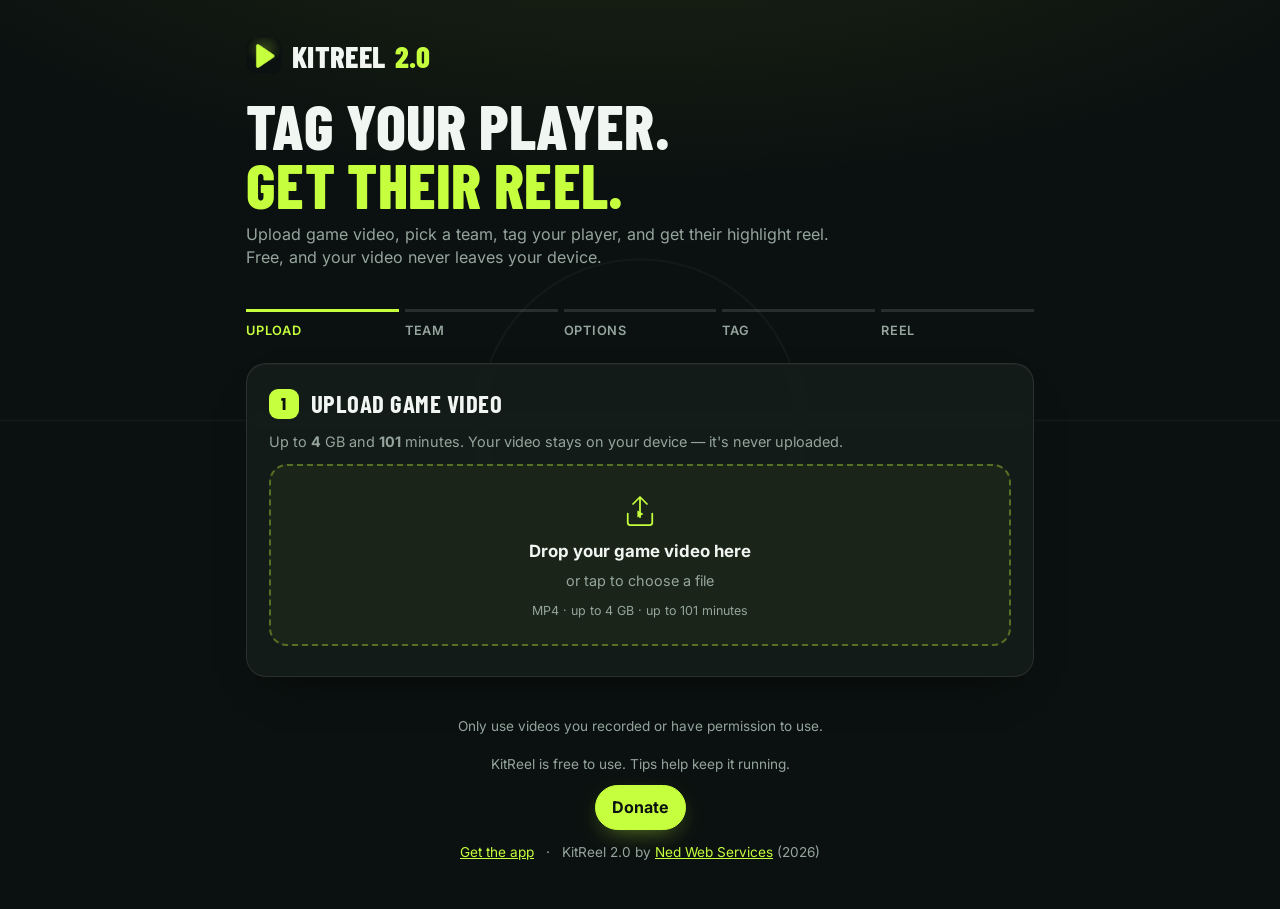
<file: index.html>
<!doctype html>
<html lang="en">
<head>
  <meta charset="utf-8" />
  <meta name="viewport" content="width=device-width, initial-scale=1, viewport-fit=cover" />
  <title>KitReel 2.0 – Free Soccer Player Highlight Reels</title>
  <meta name="description" content="Turn a soccer game video into a highlight reel of one player. Pick the team, tag your player, download the reel. Free, no sign-up, and your video never leaves your device." />
  <link rel="canonical" href="https://kitreel.nedwebservices.com/" />
  <meta property="og:type" content="website" />
  <meta property="og:site_name" content="KitReel 2.0" />
  <meta property="og:title" content="KitReel 2.0 – Tag your player. Get their reel." />
  <meta property="og:description" content="KitReel 2.0 turns a soccer game video into a highlight reel of one player. Pick the team, tag your player, download the reel. Free, no sign-up, and your video never leaves your device." />
  <meta property="og:url" content="https://kitreel.nedwebservices.com/" />
  <meta property="og:image" content="https://kitreel.nedwebservices.com/og-image-tag.png?v=4" />
  <meta property="og:image:width" content="1200" />
  <meta property="og:image:height" content="630" />
  <meta property="og:image:alt" content="KitReel 2.0: Tag your player. Get their reel. A phone shows player number 10 highlighted in a lime box, with the KitReel 2.0 logo" />
  <meta name="twitter:card" content="summary_large_image" />
  <meta name="twitter:title" content="KitReel 2.0 – Tag your player. Get their reel." />
  <meta name="twitter:description" content="KitReel 2.0 turns a soccer game video into a highlight reel of one player. Pick the team, tag your player, download the reel. Free, no sign-up, and your video never leaves your device." />
  <meta name="twitter:image" content="https://kitreel.nedwebservices.com/og-image-tag.png?v=4" />
  <meta name="theme-color" content="#0b1110" />
  <script async src="https://nedtraffic.replit.app/api/tracker.js" data-site="e013e81e-7692-495f-856e-81c981d48801"></script>
  <link rel="icon" href="/favicon.svg?v=3" type="image/svg+xml" />
  <link rel="icon" href="/favicon-32.png?v=3" sizes="32x32" type="image/png" />
  <link rel="apple-touch-icon" href="/apple-touch-icon.png?v=3" />
  <link rel="manifest" href="/site.webmanifest?v=3" />
  <!-- Bump ?v on both asset tags whenever app.js or style.css changes. -->
  <link rel="stylesheet" href="/style.css?v=8" />
  <link rel="preload" href="/fonts/barlow-condensed-latin-800-normal.woff2" as="font" type="font/woff2" crossorigin />
  <link rel="stylesheet" href="/theme.css?v=8" />
</head>
<body>
  <header>
    <div class="header-inner">
      <div class="brand">
        <h1><img class="brand-mark" src="/brand-mark.png?v=1" width="40" height="40" alt="" />KitReel <span class="ver">2.0</span></h1>
        <p class="headline">Tag your player. <span>Get their reel.</span></p>
        <p>Upload game video, pick a team, tag your player, and get their highlight reel. Free, and your video never leaves your device.</p>
      </div>
      <div class="install-wrap" id="install-wrap" hidden>
        <button type="button" class="install-app" id="install-app">
          <svg viewBox="0 0 24 24" width="16" height="16" aria-hidden="true"><path d="M12 3v12m0 0-5-5m5 5 5-5M5 20h14" fill="none" stroke="currentColor" stroke-width="2.4" stroke-linecap="round" stroke-linejoin="round"/></svg>
          Install<span class="lbl-long">&nbsp;app</span>
        </button>
        <button type="button" class="install-hide" id="install-hide" aria-label="Hide for 7 days" title="Hide for 7 days">×</button>
      </div>
    </div>
    <div class="install-tip" id="install-tip" role="note" hidden>
      <p><strong>Add KitReel 2.0 to your Home Screen:</strong> tap the Share button <svg viewBox="0 0 24 24" width="17" height="17" aria-label="Share"><path d="M12 15V3m0 0-4 4m4-4 4 4M7 10H5v11h14V10h-2" fill="none" stroke="currentColor" stroke-width="2" stroke-linecap="round" stroke-linejoin="round"/></svg>, then choose <strong>Add to Home Screen</strong>.</p>
      <button type="button" id="install-tip-close" aria-label="Close">×</button>
    </div>
    <section class="how-it-works" aria-labelledby="how-title">
      <h2 id="how-title" class="visually-hidden">How it works</h2>
      <ol class="stepper" id="stepper">
        <li data-step="step-video"><span class="how-number">1</span><span>Upload</span></li>
        <li data-step="step-player"><span class="how-number">2</span><span>Team</span></li>
        <li data-step="step-options"><span class="how-number">3</span><span>Options</span></li>
        <li data-step="step-review"><span class="how-number">4</span><span>Tag</span></li>
        <li data-step="step-reel"><span class="how-number">5</span><span>Reel</span></li>
      </ol>
    </section>
  </header>

  <main>
    <!-- Step 1 -->
    <section class="card" id="step-video">
      <div class="device-tip" id="device-tip" role="note" hidden>
        <p>Tip: KitReel works best on a computer with Chrome or Edge. Choose videos up to 4 GB and 101 minutes on a computer (phones: 500 MB and 20 minutes). If you use a phone, keep this tab open and your screen on while it runs.</p>
        <button type="button" id="dismiss-device-tip" aria-label="Dismiss tip">×</button>
      </div>
      <h2><span class="num">1</span> Upload game video</h2>
      <p class="hint">Up to <b id="lim-mb">4</b> <span id="lim-unit">GB</span> and <b id="lim-min">101</b> minutes. Your video stays on your device — it's never uploaded.</p>
      <input type="file" id="file" accept="video/*" class="visually-hidden" aria-label="Upload game video file" />
      <label for="file" id="drop-zone" class="drop-zone" role="button" tabindex="0" aria-controls="file" aria-label="Upload game video">
        <svg class="drop-icon" viewBox="0 0 48 48" aria-hidden="true" focusable="false">
          <path d="M24 31V8m0 0-8 8m8-8 8 8M10 27v10a3 3 0 0 0 3 3h22a3 3 0 0 0 3-3V27" />
          <path d="M21 23.5v8l7-4-7-4Z" class="drop-play" />
        </svg>
        <span id="drop-title" class="drop-title">Drop your game video here</span>
        <span id="drop-subtitle" class="drop-subtitle">or tap to choose a file</span>
        <span id="drop-limits" class="drop-limits">MP4 · up to 4 GB · up to 101 minutes</span>
      </label>
      <button type="button" id="change-video" class="change-video" hidden>Choose a different video</button>
      <p class="error" id="file-error"></p>
      <video id="preview" controls playsinline hidden></video>
      <p class="hint" id="video-info"></p>
      <p class="hint" id="detector-status" role="status" aria-live="polite" hidden></p>
    </section>

    <!-- Step 2 -->
    <section class="card" id="step-player" hidden>
      <h2><span class="num">2</span> Pick the team</h2>
      <div class="row">
        <button id="find-teams" class="secondary">Find team colors</button>
        <span class="hint">or click a jersey in the video above</span>
      </div>
      <div id="teams" class="chips"></div>
      <p class="hint goalie-hint" id="goalie-hint" hidden>🧤 Goalies wear their own color. Pause the video above and click the goalie's jersey to grab it.</p>
      <div class="grid">
        <label>Position <span class="opt">(optional)</span>
          <select id="position">
            <option value="">Not sure / any</option>
            <optgroup label="Goal">
              <option value="goalie">Goalie</option>
            </optgroup>
            <optgroup label="Defense">
              <option value="centerback">Center back</option>
              <option value="fullback">Full back (left or right back)</option>
              <option value="wingback">Wing back</option>
              <option value="defender">Defender (any)</option>
            </optgroup>
            <optgroup label="Midfield">
              <option value="dmid">Defensive midfielder</option>
              <option value="cmid">Center midfielder</option>
              <option value="amid">Attacking midfielder</option>
              <option value="widemid">Wide midfielder (left or right)</option>
              <option value="midfielder">Midfielder (any)</option>
            </optgroup>
            <optgroup label="Attack">
              <option value="winger">Winger</option>
              <option value="striker">Striker / center forward</option>
            </optgroup>
          </select>
        </label>
        <label><span id="kit-color-label">Shirt color</span>
          <input type="color" id="kit-color" value="#d62828" />
        </label>
        <label>Player's number <span class="opt">(optional reminder)</span>
          <input type="number" id="kit-number" min="0" max="999" placeholder="10" />
        </label>
      </div>
    </section>

    <!-- Step 3 -->
    <section class="card" id="step-options" hidden>
      <h2><span class="num">3</span> Reel options</h2>
      <div class="grid">
        <label>Aspect ratio
          <select id="aspect">
            <option value="16:9">16:9 – YouTube / TV</option>
            <option value="9:16">9:16 – Reels / TikTok / Shorts</option>
            <option value="1:1">1:1 – Square</option>
            <option value="4:5">4:5 – Instagram feed</option>
          </select>
        </label>
        <label>Max reel length
          <select id="max-len">
            <option value="60">1 minute</option>
            <option value="120">2 minutes</option>
            <option value="180" selected>3 minutes</option>
            <option value="300" data-computer-only>5 minutes</option>
            <option value="480" data-computer-only>8 minutes</option>
            <option value="600" data-computer-only>10 minutes</option>
          </select>
        </label>
        <label>Check the video every
          <select id="interval">
            <option value="2">2 seconds (more moments)</option>
            <option value="3" selected>3 seconds</option>
            <option value="5">5 seconds (faster)</option>
          </select>
        </label>
      </div>
      <fieldset class="extras">
        <legend>Reel extras</legend>
        <label class="inline check"><input type="checkbox" id="fx-spotlight" checked /> Spotlight my player at the start of each clip</label>
        <label class="inline check"><input type="checkbox" id="fx-title" checked /> Title card at the start</label>
        <div class="grid" id="fx-title-fields">
          <label>Player name <span class="opt">(optional)</span>
            <input type="text" id="fx-name" maxlength="40" placeholder="e.g. Maya Johnson" autocomplete="off" />
          </label>
          <label>Team <span class="opt">(optional)</span>
            <input type="text" id="fx-team" maxlength="40" placeholder="e.g. SA Strikers U12" autocomplete="off" />
          </label>
          <label>Game date
            <input type="date" id="fx-date" />
          </label>
        </div>
        <label class="inline check"><input type="checkbox" id="fx-end" checked /> "Made with KitReel 2.0" card at the end</label>
        <p class="hint">The title card uses the player's number from step 2 if you added one.</p>
      </fieldset>
      <div class="row">
        <button id="scan" class="primary" disabled>Find players</button>
        <span id="team-hint" class="hint">Choose your player's team color first.</span>
      </div>
      <p id="scan-estimate" class="hint"></p>
      <p class="error" id="scan-error"></p>
    </section>

    <!-- Progress -->
    <section class="card" id="progress-card" hidden>
      <h2 id="progress-title">Working…</h2>
      <progress id="progress" max="100" value="0"></progress>
      <p class="hint">Keep this tab open and your screen on.</p>
      <p class="hint" id="progress-text"></p>
      <p class="hint" id="resume-notice" role="status" hidden></p>
    </section>

    <!-- Step 4 -->
    <section class="card" id="step-review" hidden>
      <h2><span class="num">4</span> Tag your player</h2>
      <p class="hint" id="review-help">In each moment, tag your player. Skip moments they're not in. Tap again to undo.</p>
      <div class="review-bar">
        <span id="pick-count">0 picked</span>
        <label class="inline">Show
          <select id="sort">
            <option value="time">In time order</option>
            <option value="match" disabled>Best matches first</option>
            <option value="best">Best moments first</option>
          </select>
        </label>
        <button id="auto-pick" class="secondary" disabled>Follow my player</button>
        <label class="inline action-toggle"><input type="checkbox" id="action-only" checked /> Only keep my player in action</label>
        <label class="inline action-toggle"><input type="checkbox" id="refind" checked /> Find my player in the rest of the game</label>
        <label class="inline" id="closeness-wrap">How close to the ball
          <select id="closeness">
            <option value="tight">Tight</option>
            <option value="normal" selected>Normal</option>
            <option value="loose">Loose</option>
          </select>
        </label>
        <button id="clear-auto" class="ghost" hidden>Clear auto-picks</button>
      </div>
      <p id="auto-hint" class="hint">Tap your player once in each play you want, then click Follow my player. KitReel follows until it loses them, the camera cuts, or the video ends, and keeps the moments they're on or near the ball.</p>
      <p id="crowd-status" class="hint" role="status" hidden></p>
      <p id="auto-result" class="hint" role="status" hidden></p>
      <p class="error" id="review-error"></p>
      <div id="moments" class="moments"></div>
      <div class="row center">
        <button id="more" class="secondary" hidden>Show more moments</button>
      </div>
      <div id="refind-panel" class="refind-panel" hidden>
        <h3>Is this your player?</h3>
        <p class="hint">KitReel found players who look like yours but isn't sure. Each "yes" follows them from there and helps it find more.</p>
        <div class="refind-refs-wrap"><span class="hint">Your player:</span><div id="refind-refs" class="refind-refs"></div></div>
        <div id="refind-list" class="refind-list"></div>
        <p class="hint" id="refind-more"></p>
      </div>
      <div id="clip-panel" class="clip-panel" hidden>
        <h3>Your clips</h3>
        <p class="hint">Play each clip, trim it a second at a time, or remove it before making your reel.</p>
        <video id="clip-preview" playsinline controls hidden></video>
        <ol id="clip-list" class="clip-list"></ol>
      </div>
      <div class="sticky-build">
        <button id="build" class="primary" disabled>Make my reel</button>
        <span class="hint" id="build-hint">Pick at least one moment.</span>
      </div>
    </section>

    <!-- Step 5 -->
    <section class="card" id="step-reel" hidden>
      <h2><span class="num">5</span> Your reel</h2>
      <video id="reel" controls playsinline></video>
      <p class="hint" id="reel-info"></p>
      <p class="hint" id="spot-info" role="status" hidden></p>
      <div class="row">
        <a id="download" class="button primary" download="highlight-reel.mp4">Download</a>
        <button id="share" class="secondary" hidden>Share</button>
        <button id="clear" class="ghost">Clear everything</button>
      </div>
      <p class="hint" id="share-info"></p>
      <div id="clip-downloads-wrap" class="clip-downloads-wrap" hidden>
        <h3>Download clips one by one</h3>
        <p class="hint">Great for posting a single goal, save or tackle.</p>
        <div id="clip-downloads" class="clip-downloads"></div>
      </div>
      <div class="tip-box">
        <p><b>Enjoy your reel?</b> KitReel is free with no sign-up. A small tip helps keep it running.</p>
        <a class="button primary" href="https://www.nedairfilters.com/product/tipsanddonations/61" target="_blank" rel="noopener noreferrer">Leave a tip</a>
      </div>
    </section>
  </main>

  <footer>
    <p class="footer-note">Only use videos you recorded or have permission to use.</p>
    <div class="footer-donation">
      <p>KitReel is free to use. Tips help keep it running.</p>
      <a class="button primary donate-button" href="https://www.nedairfilters.com/product/tipsanddonations/61" target="_blank" rel="noopener noreferrer">Donate</a>
    </div>
    <p class="site-credit">
      <a href="/app/">Get the app</a> ·
      <span>KitReel 2.0 by <a href="https://www.nedwebservices.com" target="_blank" rel="noopener noreferrer">Ned Web Services</a> (2026)</span>
    </p>
    <div data-ned-ads></div>
    <script async src="https://ads.nedwebservices.com/widget.js"></script>
  </footer>

  <!-- Bump ?v on both asset tags whenever app.js or style.css changes. -->
  <script type="module" src="/app.js?v=20"></script>
  <script src="/theme.js?v=1" defer></script>
  <script src="/install.js?v=2" defer></script>
</body>
</html>
</file>
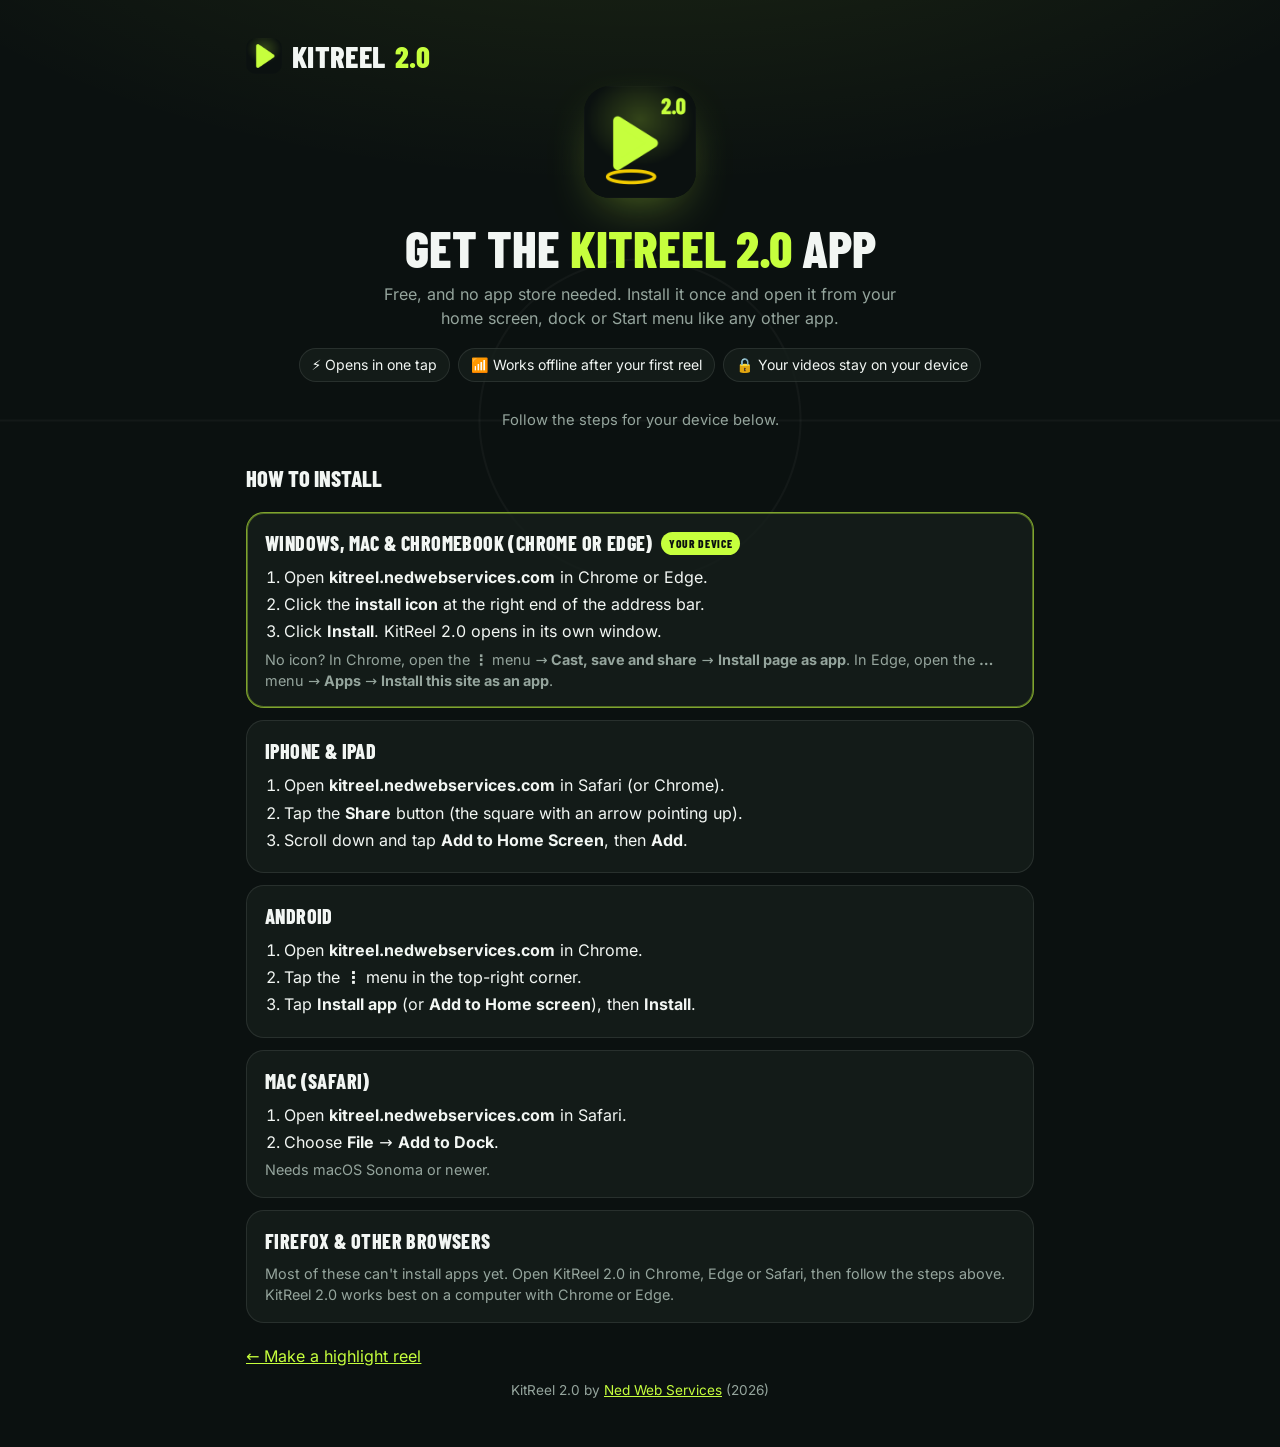
<file: app/index.html>
<!doctype html>
<html lang="en">
<head>
  <meta charset="utf-8" />
  <meta name="viewport" content="width=device-width, initial-scale=1, viewport-fit=cover" />
  <title>Get the KitReel 2.0 App – Free, No App Store Needed</title>
  <meta name="description" content="Install KitReel 2.0 on your phone or computer for free. It opens from your home screen like any app and works offline after your first reel. No app store needed." />
  <link rel="canonical" href="https://kitreel.nedwebservices.com/app/" />
  <meta property="og:type" content="website" />
  <meta property="og:site_name" content="KitReel 2.0" />
  <meta property="og:title" content="Get the KitReel 2.0 app" />
  <meta property="og:description" content="Free soccer player highlight reels, right from your home screen. No app store needed." />
  <meta property="og:url" content="https://kitreel.nedwebservices.com/app/" />
  <meta property="og:image" content="https://kitreel.nedwebservices.com/og-image-tag.png?v=4" />
  <meta property="og:image:width" content="1200" />
  <meta property="og:image:height" content="630" />
  <meta name="twitter:card" content="summary_large_image" />
  <meta name="twitter:image" content="https://kitreel.nedwebservices.com/og-image-tag.png?v=4" />
  <meta name="theme-color" content="#0b1110" />
  <script async src="https://nedtraffic.replit.app/api/tracker.js" data-site="e013e81e-7692-495f-856e-81c981d48801"></script>
  <link rel="icon" href="/favicon.svg?v=3" type="image/svg+xml" />
  <link rel="icon" href="/favicon-32.png?v=3" sizes="32x32" type="image/png" />
  <link rel="apple-touch-icon" href="/apple-touch-icon.png?v=3" />
  <link rel="manifest" href="/site.webmanifest?v=3" />
  <link rel="stylesheet" href="/style.css?v=8" />
  <link rel="stylesheet" href="/theme.css?v=8" />
  <style>
    .app-hero { text-align: center; padding: 8px 0 6px; }
    .app-icon { width: 112px; height: 112px; border-radius: 26px; box-shadow: 0 18px 50px -18px rgba(198,255,61,.45); }
    .app-hero h2 { font-family: var(--display); font-weight: 800; text-transform: uppercase; font-size: clamp(2.2rem, 7vw, 3.2rem); line-height: 1; margin: 18px 0 10px; }
    .app-hero h2 span { color: var(--accent); }
    .app-hero p { color: var(--muted); max-width: 32em; margin: 0 auto; }
    .perks { list-style: none; padding: 0; margin: 18px auto 0; display: flex; flex-wrap: wrap; justify-content: center; gap: 8px; }
    .perks li { border: 1px solid var(--line); border-radius: 999px; padding: 6px 12px; font-size: .88rem; color: var(--text); background: var(--card); }
    .app-action { text-align: center; margin: 22px 0 6px; }
    .app-action .install-app { font-size: 1.05rem; padding: 14px 26px; background: var(--accent); color: var(--accent-ink); border-color: var(--accent); }
    .app-action .install-app:hover { background: var(--accent); filter: brightness(1.05); }
    .app-note { text-align: center; color: var(--muted); margin: 10px 0 0; font-size: .92rem; }
    .app-note[hidden] { display: none; }
    .ways { display: grid; gap: 12px; margin-top: 18px; }
    .way { background: var(--card); border: 1px solid var(--line); border-radius: 18px; padding: 16px 18px; }
    .way.mine { border-color: color-mix(in srgb, var(--accent) 60%, transparent); box-shadow: 0 0 0 1px color-mix(in srgb, var(--accent) 35%, transparent) inset; }
    .way h3 { margin: 0 0 8px; font-family: var(--display); font-weight: 800; text-transform: uppercase; letter-spacing: .02em; font-size: 1.25rem; display: flex; align-items: center; gap: 8px; flex-wrap: wrap; }
    .way .yours { font-family: inherit; font-size: .72rem; letter-spacing: .06em; background: var(--accent); color: var(--accent-ink); border-radius: 999px; padding: 3px 8px; }
    .way ol { margin: 0; padding-left: 1.2em; color: var(--text); }
    .way li { margin: 4px 0; }
    .way p { margin: 6px 0 0; color: var(--muted); font-size: .9rem; }
    .back { display: inline-block; margin-top: 22px; }
    .ways-title { font-family: var(--display); font-weight: 800; text-transform: uppercase; font-size: 1.4rem; margin: 30px 0 0; }
  </style>
</head>
<body data-app-page>
  <header>
    <div class="header-inner">
      <div class="brand">
        <h1><a href="/" style="color:inherit;text-decoration:none;display:flex;align-items:center;gap:10px"><img class="brand-mark" src="/brand-mark.png?v=1" width="40" height="40" alt="" />KitReel <span class="ver">2.0</span></a></h1>
      </div>
    </div>
  </header>

  <main>
    <section class="app-hero">
      <img class="app-icon" src="/icon-512.png?v=3" width="112" height="112" alt="KitReel 2.0 app icon" />
      <h2>Get the <span>KitReel 2.0</span> app</h2>
      <p>Free, and no app store needed. Install it once and open it from your home screen, dock or Start menu like any other app.</p>
      <ul class="perks">
        <li>⚡ Opens in one tap</li>
        <li>📶 Works offline after your first reel</li>
        <li>🔒 Your videos stay on your device</li>
      </ul>
    </section>

    <div class="app-action">
      <button type="button" class="install-app" id="install-app" hidden>
        <svg viewBox="0 0 24 24" width="18" height="18" aria-hidden="true"><path d="M12 3v12m0 0-5-5m5 5 5-5M5 20h14" fill="none" stroke="currentColor" stroke-width="2.4" stroke-linecap="round" stroke-linejoin="round"/></svg>
        Install KitReel 2.0
      </button>
      <p class="app-note" id="note-installed" hidden>✅ KitReel 2.0 is installed. Open it from your home screen, dock or Start menu.</p>
      <p class="app-note" id="note-steps" hidden>Follow the steps for your device below.</p>
    </div>

    <h2 class="ways-title" id="ways-title">How to install</h2>
    <div class="ways" id="ways">
      <section class="way" data-device="ios">
        <h3>iPhone &amp; iPad</h3>
        <ol>
          <li>Open <strong>kitreel.nedwebservices.com</strong> in Safari (or Chrome).</li>
          <li>Tap the <strong>Share</strong> button (the square with an arrow pointing up).</li>
          <li>Scroll down and tap <strong>Add to Home Screen</strong>, then <strong>Add</strong>.</li>
        </ol>
      </section>
      <section class="way" data-device="android">
        <h3>Android</h3>
        <ol>
          <li>Open <strong>kitreel.nedwebservices.com</strong> in Chrome.</li>
          <li>Tap the <strong>⋮</strong> menu in the top-right corner.</li>
          <li>Tap <strong>Install app</strong> (or <strong>Add to Home screen</strong>), then <strong>Install</strong>.</li>
        </ol>
      </section>
      <section class="way" data-device="desktop">
        <h3>Windows, Mac &amp; Chromebook (Chrome or Edge)</h3>
        <ol>
          <li>Open <strong>kitreel.nedwebservices.com</strong> in Chrome or Edge.</li>
          <li>Click the <strong>install icon</strong> at the right end of the address bar.</li>
          <li>Click <strong>Install</strong>. KitReel 2.0 opens in its own window.</li>
        </ol>
        <p>No icon? In Chrome, open the <strong>⋮</strong> menu → <strong>Cast, save and share</strong> → <strong>Install page as app</strong>. In Edge, open the <strong>…</strong> menu → <strong>Apps</strong> → <strong>Install this site as an app</strong>.</p>
      </section>
      <section class="way" data-device="mac-safari">
        <h3>Mac (Safari)</h3>
        <ol>
          <li>Open <strong>kitreel.nedwebservices.com</strong> in Safari.</li>
          <li>Choose <strong>File</strong> → <strong>Add to Dock</strong>.</li>
        </ol>
        <p>Needs macOS Sonoma or newer.</p>
      </section>
      <section class="way" data-device="other">
        <h3>Firefox &amp; other browsers</h3>
        <p style="margin-top:0">Most of these can't install apps yet. Open KitReel 2.0 in Chrome, Edge or Safari, then follow the steps above. KitReel 2.0 works best on a computer with Chrome or Edge.</p>
      </section>
    </div>

    <a class="back" href="/">← Make a highlight reel</a>
  </main>

  <footer>
    <p class="site-credit">
      <span>KitReel 2.0 by <a href="https://www.nedwebservices.com" target="_blank" rel="noopener noreferrer">Ned Web Services</a> (2026)</span>
    </p>
    <div data-ned-ads></div>
    <script async src="https://ads.nedwebservices.com/widget.js"></script>
  </footer>

  <script>
    // Put the visitor's own device first and mark it.
    (function () {
      var ua = navigator.userAgent;
      var ios = /iPhone|iPad|iPod/.test(ua) || (navigator.platform === "MacIntel" && navigator.maxTouchPoints > 1);
      var device = ios ? "ios"
        : /Android/.test(ua) ? (/Firefox/.test(ua) ? "other" : "android")
        : /Firefox/.test(ua) ? "other"
        : /Edg\/|Chrome\/|CriOS|CrOS/.test(ua) ? "desktop"
        : /Macintosh/.test(ua) && /Safari\//.test(ua) ? "mac-safari"
        : "other";
      var ways = document.getElementById("ways");
      var mine = ways.querySelector('[data-device="' + device + '"]');
      if (mine) {
        mine.classList.add("mine");
        mine.querySelector("h3").insertAdjacentHTML("beforeend", '<span class="yours">Your device</span>');
        ways.insertBefore(mine, ways.firstChild);
      }
      var installed = window.matchMedia("(display-mode: standalone)").matches || navigator.standalone === true;
      document.getElementById("note-installed").hidden = !installed;
      document.getElementById("note-steps").hidden = installed;
      document.addEventListener("kitreel-install", function (e) {
        // One-tap install is available: no need for the "follow the steps" note.
        document.getElementById("note-steps").hidden = e.detail.installed || e.detail.canPrompt;
        document.getElementById("note-installed").hidden = !e.detail.installed;
      });
    })();
  </script>
  <script src="/install.js?v=2" defer></script>
</body>
</html>
</file>
<file: style.css>
:root {
  --bg: #0f1a14;
  --card: #17251d;
  --line: #2a3d31;
  --text: #eef5ef;
  --muted: #9db3a3;
  --accent: #3ddc84;
  --accent-ink: #062611;
  --error: #ff7a7a;
}
* { box-sizing: border-box; }
body {
  margin: 0; font-family: system-ui, -apple-system, Segoe UI, Roboto, sans-serif;
  background: var(--bg); color: var(--text); line-height: 1.45;
}
header, main, footer { max-width: 820px; margin: 0 auto; padding: 0 16px; }
header { padding-top: 28px; }
.header-inner { display: flex; align-items: flex-start; justify-content: space-between; gap: 16px; }
.brand { min-width: 0; }
header h1 { margin: 0; font-size: 2rem; letter-spacing: -0.02em; }
header p { margin: 4px 0 18px; color: var(--muted); }
.donate-button { flex-shrink: 0; margin-top: 2px; }
header .how-it-works { margin: 0 0 18px; }
header .how-it-works h2 { margin: 0 0 10px; font-size: 0.82rem; font-weight: 650; letter-spacing: 0.08em; text-transform: uppercase; color: var(--muted); }
header .how-it-works ol { display: grid; grid-template-columns: repeat(4, minmax(0, 1fr)); gap: 12px; list-style: none; padding: 0; margin: 0; }
header .how-it-works li { min-width: 0; display: flex; align-items: center; gap: 9px; font-size: 0.9rem; }
.how-number { width: 28px; height: 28px; flex: 0 0 28px; display: grid; place-items: center; border-radius: 50%; background: var(--accent); color: var(--accent-ink); font-weight: 750; }
footer p { color: var(--muted); font-size: 0.85rem; padding: 24px 0 0; }
footer .site-credit { padding: 0 0 32px; text-align: center; display: flex; flex-wrap: wrap; justify-content: center; align-items: baseline; gap: 6px 12px; }
.footer-stats { color: var(--muted); font-size: 0.7rem; font-family: ui-monospace, monospace; white-space: nowrap; }
.footer-donation { text-align: center; padding-top: 5px; }
.footer-donation p { padding: 0; margin: 0 0 10px; }
.footer-donation .donate-button { margin: 0; }

.card {
  background: var(--card); border: 1px solid var(--line); border-radius: 14px;
  padding: 18px; margin-bottom: 16px;
}
.card h2 { margin: 0 0 10px; font-size: 1.1rem; display: flex; align-items: center; gap: 10px; }
.num {
  display: inline-grid; place-items: center; width: 26px; height: 26px; border-radius: 50%;
  background: var(--accent); color: var(--accent-ink); font-size: 0.9rem; font-weight: 700;
}
.device-tip {
  display: flex; align-items: flex-start; gap: 8px; margin: 0 0 14px; padding: 10px 8px 10px 12px;
  border: 1px solid var(--line); border-radius: 10px; background: color-mix(in srgb, var(--accent) 7%, var(--card));
}
.device-tip p { flex: 1; margin: 0; color: var(--muted); font-size: 0.85rem; }
.device-tip button { flex: 0 0 44px; padding: 0; border: 0; background: transparent; color: var(--muted); font-size: 1.4rem; line-height: 1; }
.device-tip button:hover { color: var(--text); }
.device-tip[hidden] { display: none; }
.hint { color: var(--muted); font-size: 0.9rem; margin: 6px 0; }
.error { color: var(--error); margin: 6px 0; min-height: 0; }
.error:empty { display: none; }

video { width: 100%; max-height: 440px; background: #000; border-radius: 10px; margin-top: 10px; }
#preview { cursor: crosshair; }

.row { display: flex; flex-wrap: wrap; gap: 10px; align-items: center; margin: 10px 0; }
.grid { display: grid; grid-template-columns: repeat(auto-fit, minmax(170px, 1fr)); gap: 12px; margin: 12px 0; }
.grid .wide { grid-column: span 2; }
@media (max-width: 480px) { .grid .wide { grid-column: span 1; } }
label { display: flex; flex-direction: column; gap: 4px; font-size: 0.9rem; color: var(--muted); }
input, select {
  font: inherit; color: var(--text); background: #0d1611; border: 1px solid var(--line);
  border-radius: 8px; padding: 9px 10px;
}
input[type="color"] { padding: 2px; height: 42px; width: 100%; }
.visually-hidden {
  position: absolute; width: 1px; height: 1px; padding: 0; margin: -1px; overflow: hidden;
  clip: rect(0, 0, 0, 0); white-space: nowrap; border: 0;
}
.drop-zone {
  min-height: 180px; margin: 12px 0 8px; padding: 24px 18px; border: 2px dashed var(--line);
  border-radius: 12px; display: flex; flex-direction: column; align-items: center; justify-content: center;
  gap: 7px; text-align: center; color: var(--text); cursor: pointer; transition: border-color 160ms ease, background-color 160ms ease;
}
.drop-zone:focus-visible, #file:focus-visible + .drop-zone { outline: 3px solid var(--accent); outline-offset: 3px; border-color: var(--accent); }
.drop-zone.is-dragover { border-color: var(--accent); background: color-mix(in srgb, var(--accent) 9%, var(--card)); }
.drop-zone[aria-disabled="true"] { cursor: wait; opacity: 0.72; }
.drop-icon { width: 42px; height: 42px; fill: none; stroke: var(--accent); stroke-width: 2; stroke-linecap: round; stroke-linejoin: round; }
.drop-icon .drop-play { fill: var(--accent); stroke: none; }
.drop-title { max-width: 100%; font-size: 1.05rem; font-weight: 650; overflow-wrap: anywhere; }
.drop-subtitle { color: var(--muted); font-size: 0.9rem; }
.drop-limits { margin-top: 3px; color: var(--muted); font-size: 0.78rem; }
.change-video { padding: 3px 0; border: 0; border-radius: 0; background: transparent; color: var(--accent); font-size: 0.88rem; font-weight: 550; text-decoration: underline; text-underline-offset: 3px; }
.change-video:hover { color: var(--text); }
.change-video:focus-visible { outline: 2px solid var(--accent); outline-offset: 3px; }
.change-video[hidden] { display: none; }

button, .button {
  min-width: 44px; min-height: 44px;
  font: inherit; font-weight: 600; border-radius: 9px; padding: 10px 16px; cursor: pointer;
  border: 1px solid var(--line); text-decoration: none; display: inline-block;
}
.primary { background: var(--accent); color: var(--accent-ink); border-color: var(--accent); }
.secondary { background: transparent; color: var(--text); }
.ghost { background: transparent; color: var(--muted); border-color: transparent; }
button:disabled { opacity: 0.5; cursor: wait; }

.chips { display: flex; flex-wrap: wrap; gap: 8px; }
.chip {
  display: flex; align-items: center; gap: 8px; background: #0d1611; color: var(--text);
  border: 1px solid var(--line); border-radius: 999px; padding: 6px 12px; font-weight: 500;
}
.chip.selected { border-color: var(--accent); box-shadow: 0 0 0 1px var(--accent) inset; }
.swatch { width: 16px; height: 16px; border-radius: 50%; border: 1px solid #fff4; }

progress { width: 100%; height: 12px; accent-color: var(--accent); }

.clips { display: grid; grid-template-columns: repeat(auto-fill, minmax(170px, 1fr)); gap: 10px; margin: 12px 0; }
.clip { background: #0d1611; border: 1px solid var(--line); border-radius: 10px; overflow: hidden; }
.clip img { width: 100%; display: block; aspect-ratio: 16/9; object-fit: cover; }
.clip .meta { display: flex; justify-content: space-between; align-items: center; padding: 6px 8px; font-size: 0.85rem; }
.clip.off { opacity: 0.4; }
.clip input { width: 18px; height: 18px; }

a { color: var(--accent); word-break: break-all; }

.opt { font-size: 0.8rem; opacity: 0.8; }
.center { justify-content: center; }
.inline { flex-direction: row; align-items: center; gap: 8px; }
.review-bar { display: flex; justify-content: space-between; align-items: center; flex-wrap: wrap; gap: 10px; margin: 10px 0; }
#pick-count { font-weight: 600; }
.moments { display: flex; flex-direction: column; gap: 10px; }
.moment { background: #0d1611; border: 1px solid var(--line); border-radius: 10px; padding: 8px; display: flex; gap: 10px; align-items: stretch; }
.moment.picked { border-color: var(--accent); }
.moment .frame { width: 150px; flex-shrink: 0; display: flex; flex-direction: column; gap: 4px; font-size: 0.8rem; color: var(--muted); }
.moment .frame img { width: 100%; border-radius: 6px; display: block; }
.moment-content { flex: 1; min-width: 0; }
.follow-note { margin: 8px 2px 2px; color: var(--muted); font-size: 0.82rem; }
.players { display: flex; gap: 6px; overflow-x: auto; padding-bottom: 2px; }
.player { padding: 0; border: 2px solid transparent; border-radius: 8px; background: #000; flex-shrink: 0; position: relative; }
.player img { display: block; height: 130px; width: auto; border-radius: 6px; }
.player.on { border-color: var(--accent); }
.player.on::after { content: "✓"; position: absolute; top: 4px; right: 4px; background: var(--accent); color: var(--accent-ink); border-radius: 50%; width: 20px; height: 20px; font-size: 0.8rem; display: grid; place-items: center; }
.player .tag { position: absolute; bottom: 4px; left: 4px; background: #000a; color: #fff; font-size: 0.7rem; padding: 1px 5px; border-radius: 4px; }
.player .auto-tag { position: absolute; left: 3px; bottom: 25px; max-width: calc(100% - 6px); padding: 2px 4px; border-radius: 4px; background: var(--accent); color: var(--accent-ink); font-size: 0.66rem; }
.review-bar select { max-width: 100%; min-width: 0; }
.review-bar .inline { min-width: 0; }
#clear-auto[hidden], #auto-result[hidden], #crowd-status[hidden], #auto-hint[hidden], #team-hint[hidden] { display: none; }
@media (max-width: 560px) { .moment { flex-direction: column; } .moment .frame { width: 100%; flex-direction: row; align-items: center; } .moment .frame img { width: 110px; } .player img { height: 110px; } }
@media (max-width: 600px) {
  header .how-it-works ol { grid-template-columns: repeat(2, minmax(0, 1fr)); gap: 10px 14px; }
}
@media (max-width: 480px) {
  .drop-zone { padding: 22px 12px; }
  .drop-title { font-size: 1rem; }
}
.sticky-build { position: sticky; bottom: 0; background: var(--card); padding: 12px 0; padding-bottom: calc(12px + env(safe-area-inset-bottom)); display: flex; align-items: center; gap: 12px; flex-wrap: wrap; border-top: 1px solid var(--line); margin-top: 12px; }

.action-toggle { gap: 6px; cursor: pointer; }
.action-toggle input { width: 18px; height: 18px; accent-color: currentColor; }

/* Reel extras */
.extras { border: 1px solid rgba(255,255,255,.14); border-radius: 12px; padding: 12px 14px 4px; margin: 14px 0; display: grid; gap: 8px; }
.extras legend { padding: 0 6px; font-weight: 700; }
.check { gap: 8px; cursor: pointer; }
.check input { width: 18px; height: 18px; flex: none; }
#fx-title-fields { margin: 0 0 4px 26px; }

/* Your clips */
.clip-panel { margin: 18px 0 8px; border-top: 1px solid rgba(255,255,255,.12); padding-top: 14px; }
.clip-panel h3, .clip-downloads-wrap h3 { margin: 0 0 4px; font-size: 1.05rem; }
#clip-preview { width: 100%; max-height: 360px; border-radius: 10px; background: #000; margin: 8px 0; }
.clip-list { list-style: none; padding: 0; margin: 8px 0 0; display: grid; gap: 8px; }
.clip-row { display: flex; flex-wrap: wrap; justify-content: space-between; align-items: center; gap: 8px;
  padding: 10px 12px; border-radius: 10px; background: rgba(255,255,255,.05); border: 1px solid rgba(255,255,255,.1); }
.clip-row.removed { opacity: .5; }
.clip-row.removed .clip-meta b { text-decoration: line-through; }
.clip-meta { display: flex; flex-wrap: wrap; gap: 4px 10px; align-items: baseline; }
.clip-reason { opacity: .85; }
.clip-actions { display: flex; flex-wrap: wrap; gap: 6px; align-items: center; }
.trim { display: inline-flex; align-items: center; gap: 4px; font-size: .85rem; opacity: .9; }
button.small { padding: 6px 10px; font-size: .85rem; min-height: 0; }

/* After the reel */
.clip-downloads-wrap { margin-top: 18px; }
.clip-downloads { display: flex; flex-wrap: wrap; gap: 8px; margin-top: 8px; }
.clip-download { padding: 8px 12px; border-radius: 10px; border: 1px solid rgba(255,255,255,.2); text-decoration: none; color: inherit; font-size: .9rem; }
.clip-download:hover { background: rgba(255,255,255,.08); }
.tip-box { margin-top: 20px; padding: 14px 16px; border-radius: 12px; background: rgba(255,214,0,.08); border: 1px solid rgba(255,214,0,.35);
  display: flex; flex-wrap: wrap; align-items: center; justify-content: space-between; gap: 10px; }
.tip-box p { margin: 0; flex: 1 1 260px; }
.clip-actions .ghost { border: 1px solid var(--line); color: var(--text); }
[hidden] { display: none !important; }
</file>
<file: theme.css>
/* KitReel 2026 look: night-pitch background, electric lime, condensed sports headings. */
@font-face { font-family: "Barlow Condensed"; font-weight: 700; font-display: swap; src: url("/fonts/barlow-condensed-latin-700-normal.woff2") format("woff2"); }
@font-face { font-family: "Barlow Condensed"; font-weight: 800; font-display: swap; src: url("/fonts/barlow-condensed-latin-800-normal.woff2") format("woff2"); }
@font-face { font-family: "Inter"; font-weight: 400; font-display: swap; src: url("/fonts/inter-latin-400-normal.woff2") format("woff2"); }
@font-face { font-family: "Inter"; font-weight: 600; font-display: swap; src: url("/fonts/inter-latin-600-normal.woff2") format("woff2"); }
@font-face { font-family: "Inter"; font-weight: 700; font-display: swap; src: url("/fonts/inter-latin-700-normal.woff2") format("woff2"); }

:root {
  --bg: #0b1110;
  --card: rgba(22, 31, 28, .78);
  --card-solid: #141c1a;
  --line: rgba(255, 255, 255, .09);
  --text: #f2f6f3;
  --muted: #95a59d;
  --accent: #c6ff3d;
  --accent-ink: #0b1110;
  --gold: #ffd600;
  --display: "Barlow Condensed", "Arial Narrow", "Roboto Condensed", system-ui, sans-serif;
}
body {
  font-family: "Inter", system-ui, -apple-system, "Segoe UI", Roboto, sans-serif;
  background:
    radial-gradient(1200px 520px at 50% -180px, rgba(198, 255, 61, .10), transparent 70%),
    radial-gradient(circle at 50% 420px, transparent 159px, rgba(255,255,255,.035) 160px, rgba(255,255,255,.035) 161px, transparent 162px),
    linear-gradient(to bottom, transparent 419px, rgba(255,255,255,.035) 420px, rgba(255,255,255,.035) 421px, transparent 422px),
    var(--bg);
  background-attachment: scroll;
  -webkit-font-smoothing: antialiased;
}

/* Header */
header { padding-top: 34px; }
header h1 { display: flex; align-items: center; gap: 10px; font-family: var(--display); font-weight: 800; font-size: 1.9rem; letter-spacing: .01em; text-transform: uppercase; }
.brand-mark { width: 36px; height: 36px; border-radius: 10px; }
header h1 .ver { color: var(--accent); }
.headline { margin: 18px 0 8px !important; font-family: var(--display); font-weight: 800; text-transform: uppercase;
  font-size: clamp(2.4rem, 8vw, 3.9rem); line-height: .95; letter-spacing: .005em; color: var(--text) !important; }
.headline span { display: block; color: var(--accent); }
header p { max-width: 38em; }

/* Progress stepper */
header .how-it-works { margin: 22px 0 22px; }
.stepper { display: grid !important; grid-template-columns: repeat(5, 1fr) !important; gap: 6px !important; counter-reset: none; }
.stepper li { flex-direction: column; align-items: flex-start !important; gap: 8px !important; font-size: .8rem !important; font-weight: 600;
  color: var(--muted); text-transform: uppercase; letter-spacing: .06em; padding-top: 10px; border-top: 3px solid rgba(255,255,255,.12); transition: border-color .3s, color .3s; }
.stepper .how-number { display: none; }
.stepper li.done { border-top-color: color-mix(in srgb, var(--accent) 55%, transparent); color: var(--text); }
.stepper li.active { border-top-color: var(--accent); color: var(--accent); }

/* Cards */
.card { background: var(--card); border: 1px solid var(--line); border-radius: 20px; padding: 22px;
  box-shadow: 0 1px 0 rgba(255,255,255,.04) inset, 0 20px 40px -24px rgba(0,0,0,.6); backdrop-filter: blur(6px); }
.card h2 { font-family: var(--display); font-weight: 700; font-size: 1.55rem; text-transform: uppercase; letter-spacing: .02em; gap: 12px; }
.num { width: 30px; height: 30px; border-radius: 9px; font-family: var(--display); font-size: 1.05rem; font-weight: 800;
  background: var(--accent); color: var(--accent-ink); }

/* Buttons and inputs */
button, .button { border-radius: 999px; font-weight: 700; transition: transform .12s ease, background-color .2s, box-shadow .2s, border-color .2s; }
button:not(:disabled):hover, .button:hover { transform: translateY(-1px); }
button:not(:disabled):active, .button:active { transform: translateY(0) scale(.98); }
.primary { background: var(--accent); border-color: var(--accent); color: var(--accent-ink);
  box-shadow: 0 8px 24px -10px rgba(198, 255, 61, .55); }
.primary:not(:disabled):hover { box-shadow: 0 10px 28px -8px rgba(198, 255, 61, .7); }
.secondary { border-color: rgba(255,255,255,.22); }
.secondary:not(:disabled):hover { border-color: var(--accent); color: var(--accent); }
input, select { border-radius: 12px; border-color: rgba(255,255,255,.14); background: rgba(0,0,0,.25); }
input:focus, select:focus, button:focus-visible, .drop-zone:focus-visible { outline: 2px solid var(--accent); outline-offset: 2px; }
.drop-zone { border-radius: 18px; border-color: rgba(198,255,61,.35); background: rgba(198,255,61,.04); }
.drop-zone:hover, .drop-zone.dragover { border-color: var(--accent); background: rgba(198,255,61,.08); }
.chip.selected { border-color: var(--accent); box-shadow: 0 0 0 1px var(--accent) inset, 0 0 18px -6px rgba(198,255,61,.6); }

/* Clip reasons and highlights use the spotlight gold */
.clip-reason, .tag { color: var(--gold); }
.tip-box { background: rgba(255, 214, 0, .07); border-color: rgba(255, 214, 0, .35); }
.extras { border-color: var(--line); border-radius: 16px; }
.clip-row { border-radius: 14px; }
video { border-radius: 14px; }

@media (max-width: 560px) {
  .stepper li { font-size: .68rem !important; letter-spacing: .03em; }
  .card { padding: 18px; border-radius: 18px; }
}
@media (prefers-reduced-motion: reduce) { button, .button { transition: none; } }

/* Is this your player? */
.refind-panel { margin: 18px 0 8px; padding: 16px; border-radius: 16px; border: 1px solid rgba(255,214,0,.35); background: rgba(255,214,0,.05); }
.refind-panel h3 { margin: 0 0 4px; font-family: var(--display); font-weight: 800; text-transform: uppercase; font-size: 1.35rem; letter-spacing: .02em; }
.refind-refs-wrap { display: flex; align-items: center; gap: 10px; margin: 8px 0 12px; }
.refind-refs { display: flex; gap: 6px; }
.refind-refs img { height: 64px; border-radius: 8px; border: 2px solid var(--accent); }
.refind-list { display: grid; grid-template-columns: repeat(auto-fill, minmax(230px, 1fr)); gap: 10px; }
.q-card { background: var(--card-solid); border: 1px solid var(--line); border-radius: 14px; padding: 10px; }
.q-imgs { display: flex; gap: 8px; align-items: stretch; }
.q-player { height: 110px; border-radius: 8px; border: 2px solid var(--gold); }
.q-frame { flex: 1; min-width: 0; height: 110px; object-fit: cover; border-radius: 8px; }
.q-time { margin: 8px 0 6px; font-size: .85rem; color: var(--muted); }
.q-actions { margin: 0; gap: 6px; }

/* Install app button + iPhone tip */
.header-inner { position: relative; }
.install-wrap { position: absolute; top: 0; right: 0; display: flex; align-items: center; gap: 2px; }
.install-hide { background: none; border: 0; color: var(--muted); font-size: 1.15rem; line-height: 1; padding: 6px; cursor: pointer; }
.install-hide:hover { color: var(--text); }
.install-app { display: inline-flex; align-items: center; gap: 6px; padding: 8px 14px;
  background: transparent; color: var(--accent); border: 1px solid color-mix(in srgb, var(--accent) 55%, transparent);
  font-size: .85rem; cursor: pointer; }
.install-app:hover { background: rgba(198,255,61,.1); }
.install-tip { display: flex; align-items: flex-start; gap: 10px; margin: 0 0 16px; padding: 12px 14px; border-radius: 14px;
  background: rgba(198,255,61,.08); border: 1px solid color-mix(in srgb, var(--accent) 40%, transparent); }
.install-tip p { margin: 0; color: var(--text); font-size: .92rem; }
.install-tip svg { vertical-align: -3px; color: var(--accent); }
.install-tip button { flex: none; background: none; border: 0; color: var(--muted); font-size: 1.3rem; line-height: 1; padding: 0 4px; cursor: pointer; }
.install-wrap[hidden], .install-app[hidden], .install-tip[hidden] { display: none !important; }
@media (max-width: 420px) { .install-wrap .install-app { padding: 7px 11px; } .install-wrap .lbl-long { display: none; } .install-hide { padding: 6px 2px 6px 4px; } }
.footer-note { text-align: center; }
.goalie-hint { margin: 10px 0 0; color: var(--accent); }
.goalie-hint[hidden] { display: none; }
</file>
